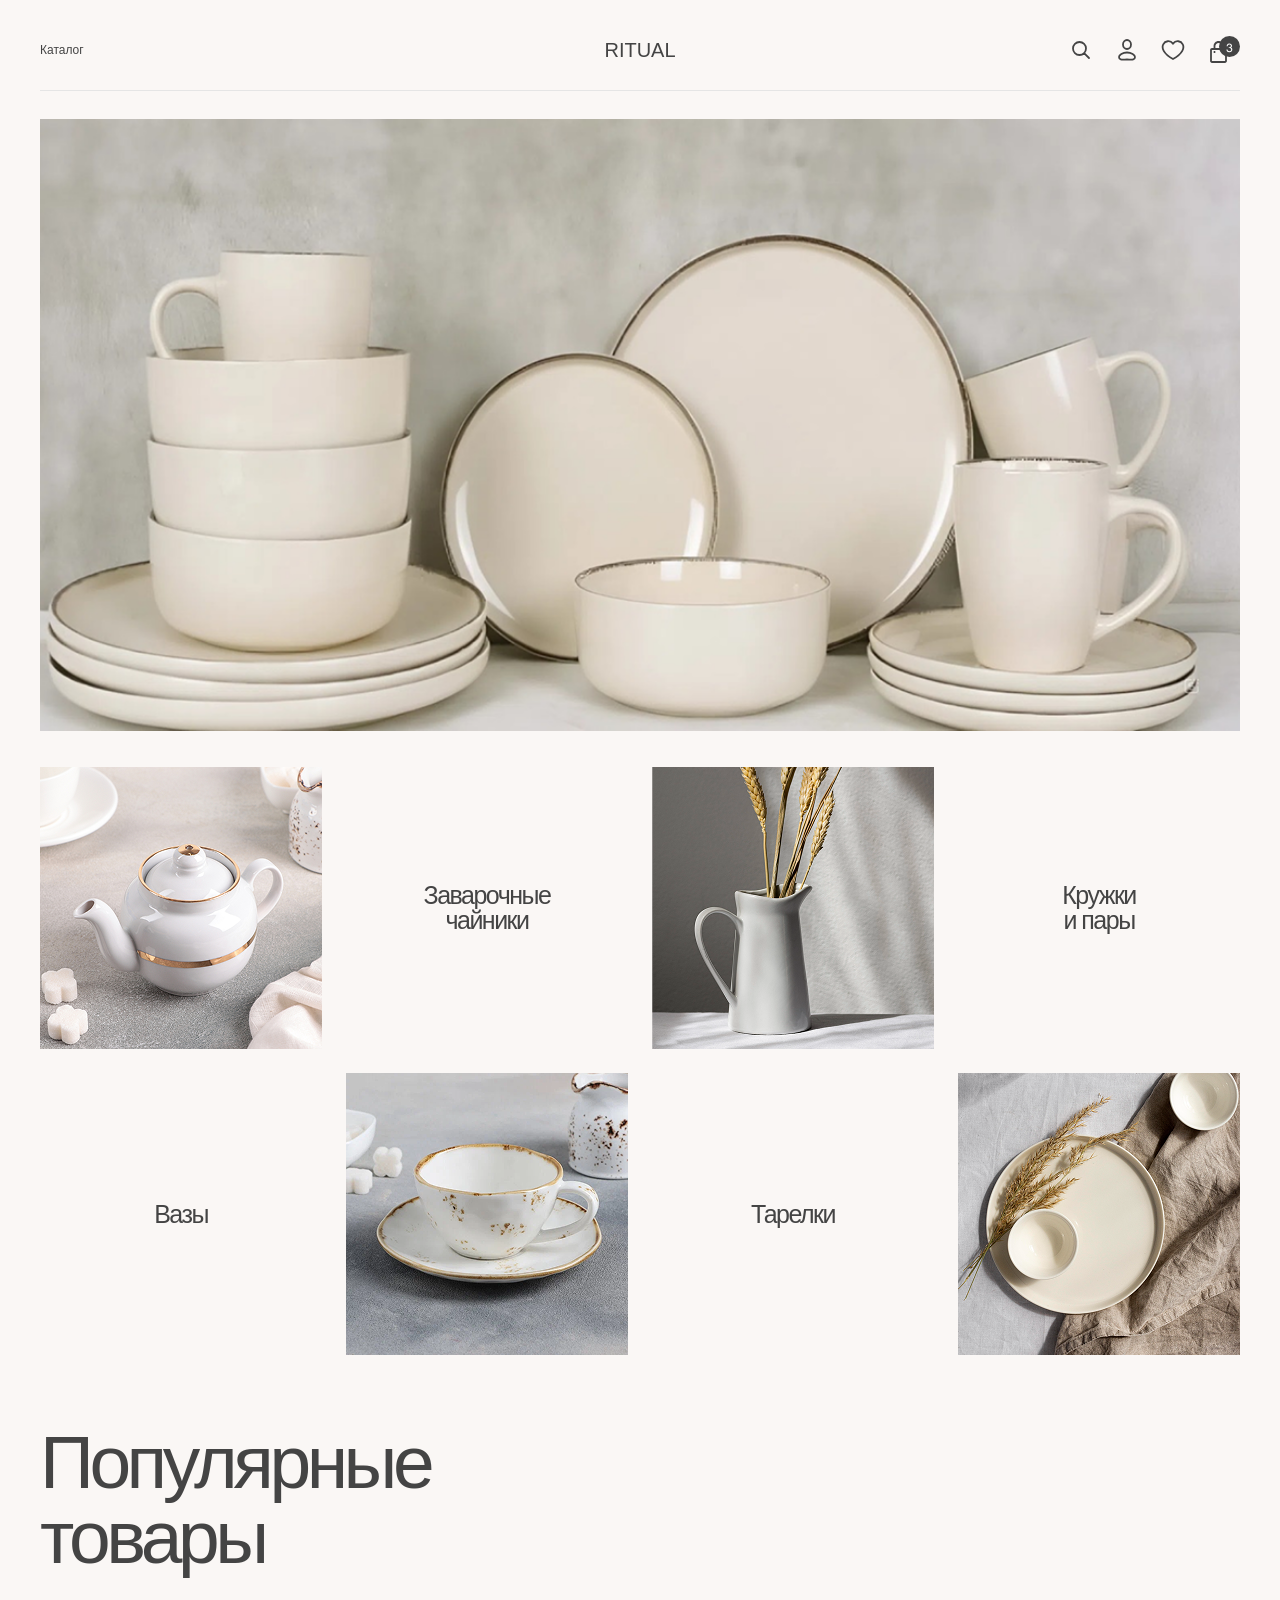
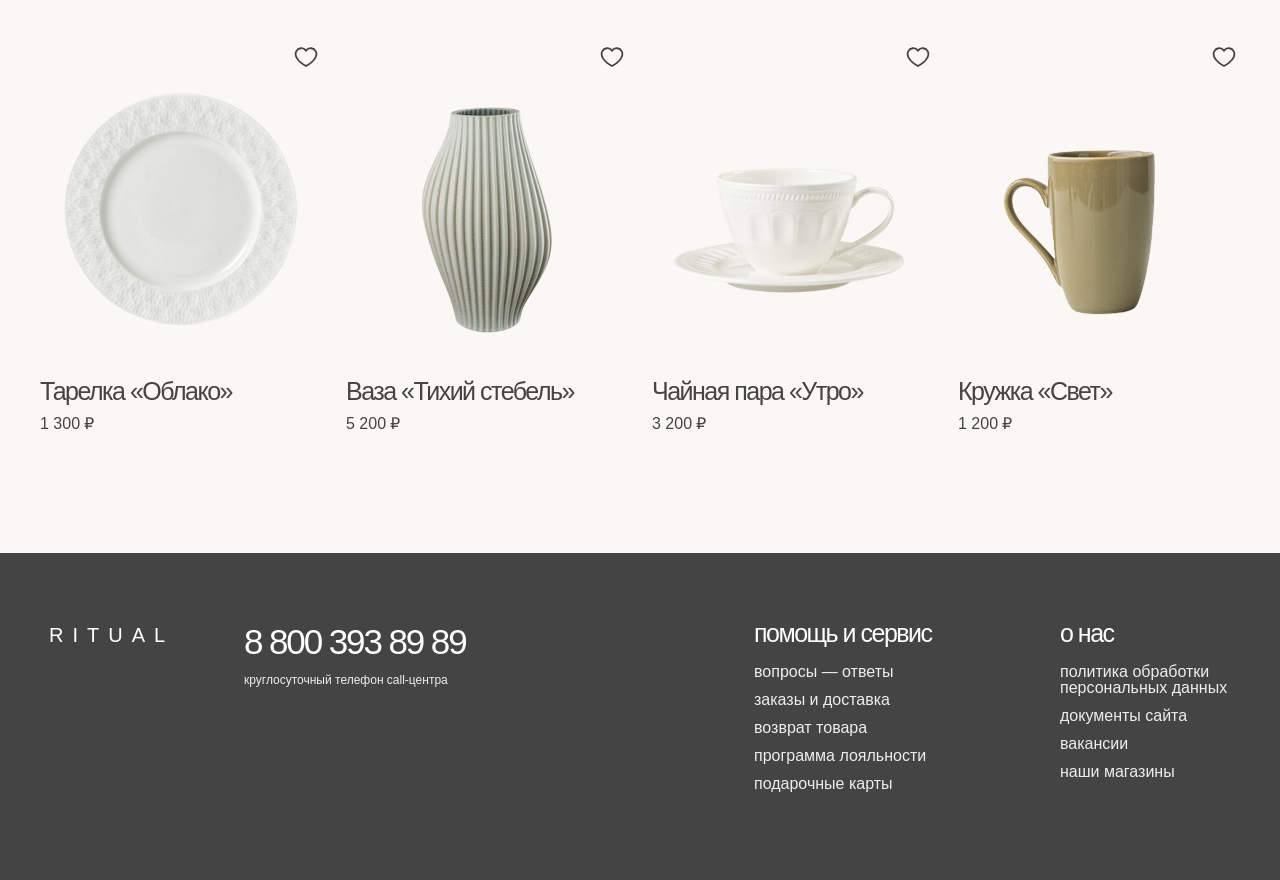
<file: index.html>
<!DOCTYPE html>
<html lang="ru">
<head>
  <meta charset="UTF-8">
  <meta name="viewport" content="width=device-width, initial-scale=1.0">
  <title>RITUAL</title>
  <link rel="stylesheet" href="css/style.css">
  <script src="js/script.js" defer></script>
</head>

<body>
<div class="page">

<header class="site-header">
  <div class="container grid-12">
    <a href="page1.html" class="menu-link">Каталог</a>
    <a href="#catalog" class="brand">RITUAL</a>
    <div class="header-icons">
      <button><img src="images/IconSearch.svg"></button>
      <button><img src="images/IconLK.svg"></button>
      <button><img src="images/IconHeart.svg"></button>
      <button><img src="images/IconBag.svg"></button>
    </div>
  </div>
</header>

<div class="container divider"></div>

<main>

<section class="hero">
  <div class="container">
    <div class="hero__media">
      <div class="hero__main">
        <div class="hero__slider" role="region">
          <div class="hero__track">
            <div class="hero__slide"><img src="images/index1.png" alt=""></div>
            <div class="hero__slide"><img src="images/index2.png" alt=""></div>
            <div class="hero__slide"><img src="images/index3.png" alt=""></div>
          </div>
        </div>
      </div>
    </div>
  </div>
</section>

<section class="categories" id="catalog">
  <div class="container">
    <div class="categories__grid">
      <article class="category-card">
        <img src="images/index4.png" alt="">
      </article>
      <div class="category-label">Заварочные<br>чайники</div>

      <article class="category-card">
        <img src="images/index5.png" alt="">
      </article>
      <div class="category-label">Кружки<br>и пары</div>

      <div class="category-label">Вазы</div>
      <article class="category-card">
        <img src="images/index6.png" alt="">
      </article>

      <div class="category-label">Тарелки</div>
      <article class="category-card">
        <img src="images/index7.png" alt="">
      </article>
    </div>
  </div>
</section>

<section class="products">
  <div class="container">
    <h2 class="section-title">Популярные товары</h2>

    <div class="products__grid">

      <article class="product-card">
        <div class="product-card__top">
          <button class="product-card__wish">
            <img class="wish-icon wish-icon--base" src="images/IconHeart.svg" alt="">
            <img class="wish-icon wish-icon--active" src="images/IconHeartAdd.svg" alt="">
          </button>
          <div class="product-card__image">
            <img src="images/index8.png" alt="">
          </div>
        </div>
        <div class="product-card__body">
          <h3 class="product-card__title">Тарелка «Облако»</h3>
          <p class="product-card__price">1 300 ₽</p>
        </div>
      </article>

      <article class="product-card">
        <div class="product-card__top">
          <button class="product-card__wish">
            <img class="wish-icon wish-icon--base" src="images/IconHeart.svg" alt="">
            <img class="wish-icon wish-icon--active" src="images/IconHeartAdd.svg" alt="">
          </button>
          <div class="product-card__image">
            <img src="images/index9.png" alt="">
          </div>
        </div>
        <div class="product-card__body">
          <h3 class="product-card__title">Ваза «Тихий стебель»</h3>
          <p class="product-card__price">5 200 ₽</p>
        </div>
      </article>

      <article class="product-card">
        <div class="product-card__top">
          <button class="product-card__wish">
            <img class="wish-icon wish-icon--base" src="images/IconHeart.svg" alt="">
            <img class="wish-icon wish-icon--active" src="images/IconHeartAdd.svg" alt="">
          </button>
          <div class="product-card__image">
            <img src="images/index10.png" alt="">
          </div>
        </div>
        <div class="product-card__body">
          <h3 class="product-card__title">Чайная пара «Утро»</h3>
          <p class="product-card__price">3 200 ₽</p>
        </div>
      </article>

      <article class="product-card">
        <div class="product-card__top">
          <button class="product-card__wish">
            <img class="wish-icon wish-icon--base" src="images/IconHeart.svg" alt="">
            <img class="wish-icon wish-icon--active" src="images/IconHeartAdd.svg" alt="">
          </button>
          <div class="product-card__image">
            <img src="images/index11.png" alt="">
          </div>
        </div>
        <div class="product-card__body">
          <h3 class="product-card__title">Кружка «Свет»</h3>
          <p class="product-card__price">1 200 ₽</p>
        </div>
      </article>

    </div>
  </div>
</section>

</main>

<footer class="site-footer">
  <div class="container">

    <a class="footer-brand" href="index.html">RITUAL</a>

    <div class="footer-contact">
      <span class="footer-phone">8 800 393 89 89</span>
      <p class="footer-note">круглосуточный телефон call-центра</p>
    </div>

    <section class="footer-links footer-links--service">
      <h3 class="footer-title">помощь и сервис</h3>
      <nav class="footer-nav">
        <span>вопросы — ответы</span>
        <span>заказы и доставка</span>
        <span>возврат товара</span>
        <span>программа лояльности</span>
        <span>подарочные карты</span>
      </nav>
    </section>

    <section class="footer-links footer-links--about">
      <h3 class="footer-title">о нас</h3>
      <nav class="footer-nav">
        <span>политика обработки персональных данных</span>
        <span>документы сайта</span>
        <span>вакансии</span>
        <span>наши магазины</span>
      </nav>
    </section>

  </div>
</footer>

</div>

</body>
</html>
</file>
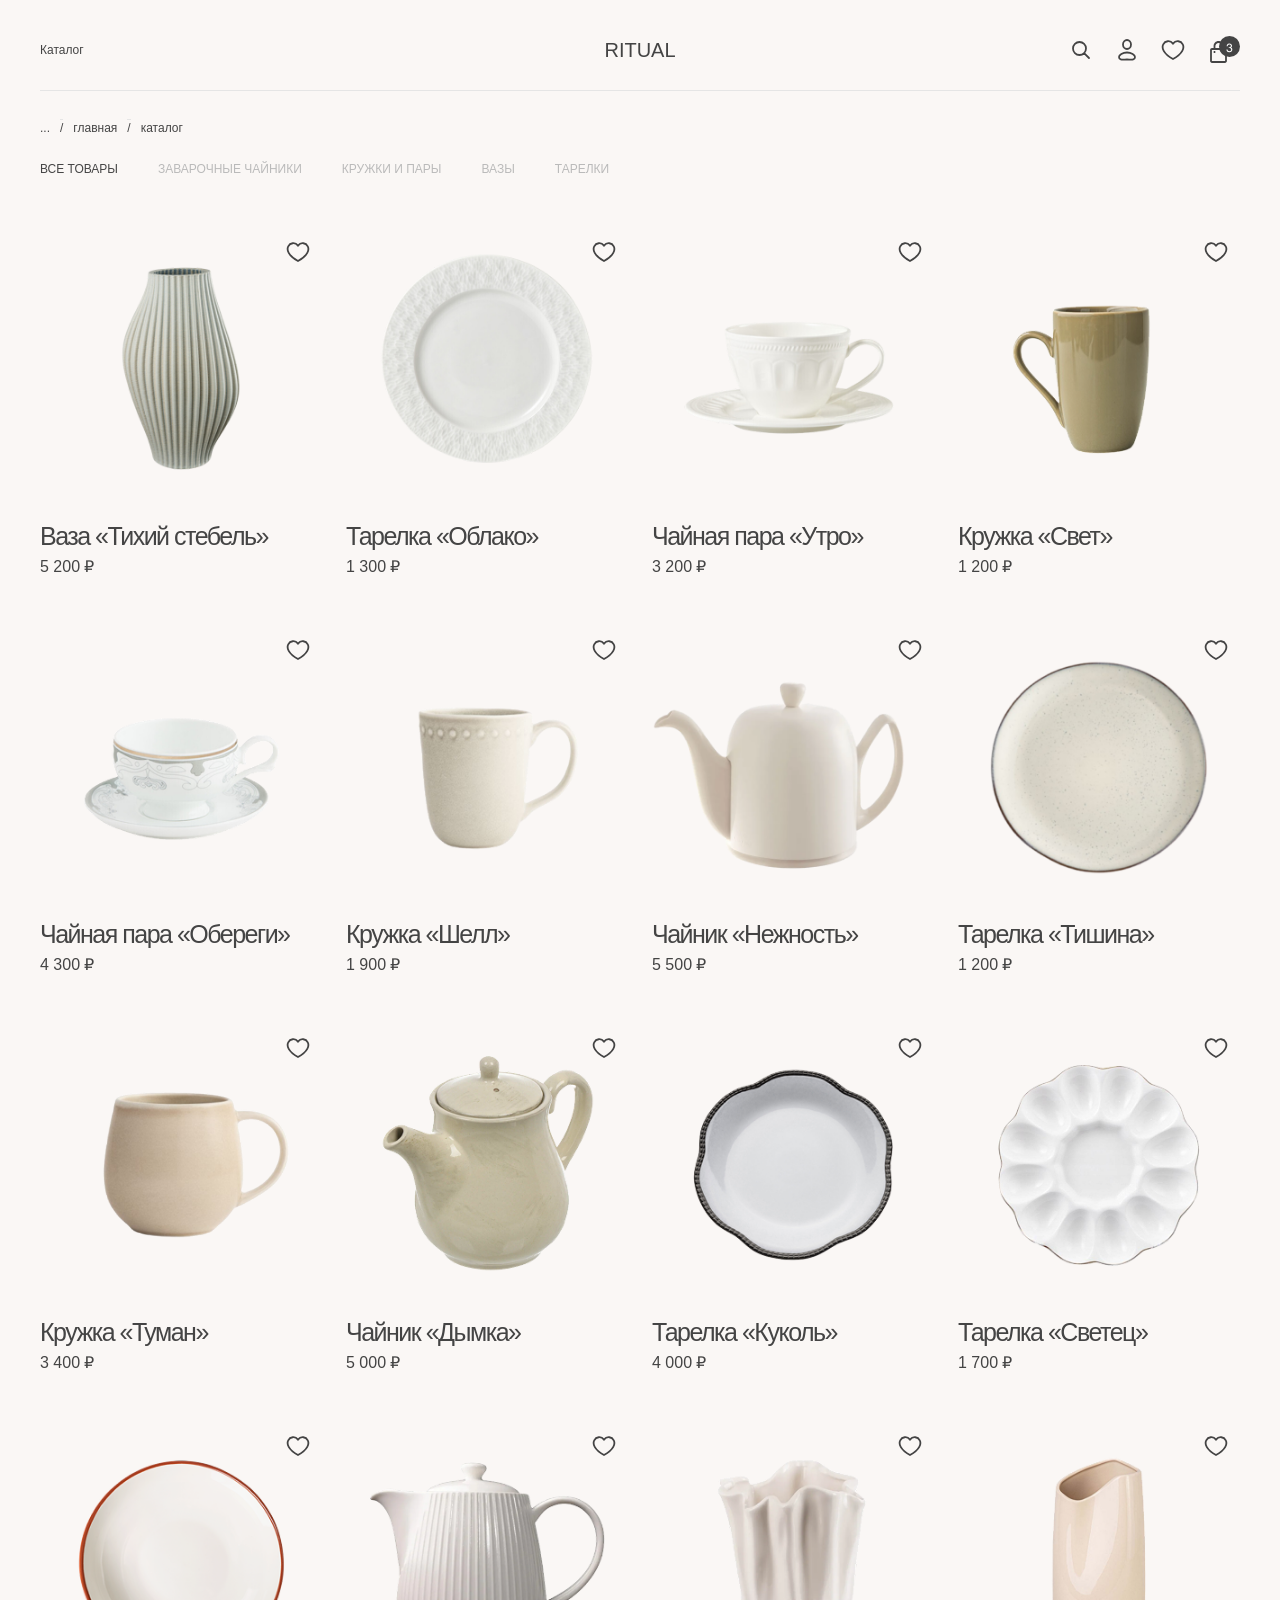
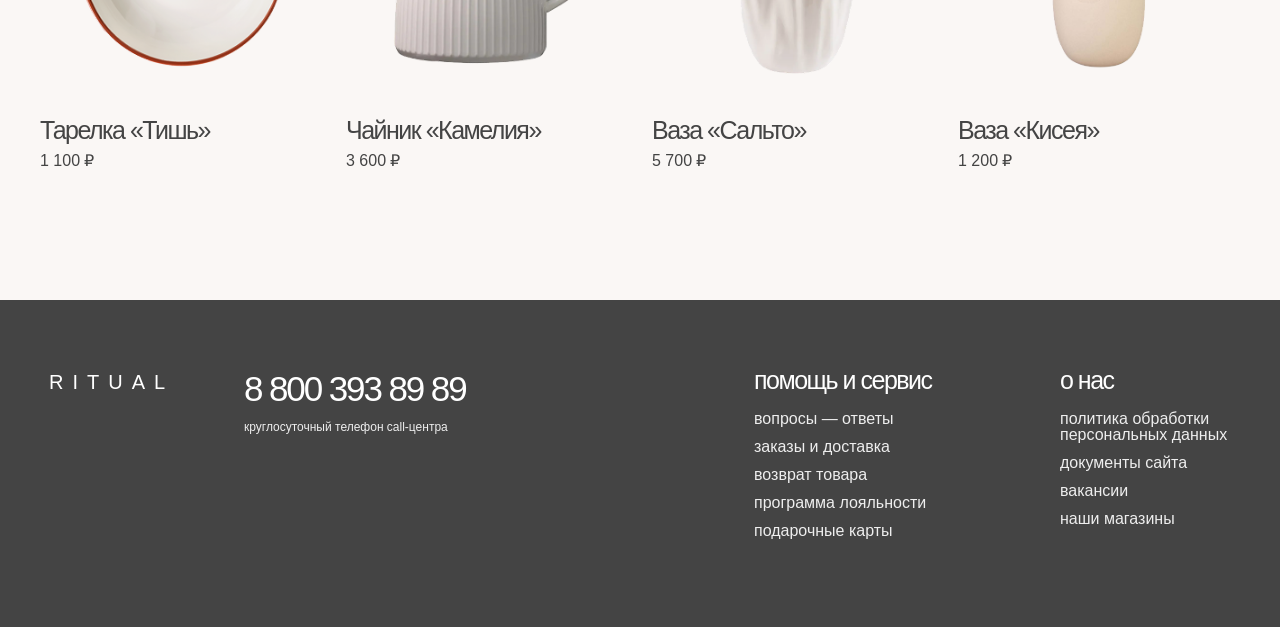
<file: page1.html>
<!DOCTYPE html>
<html lang="ru">
<head>
  <meta charset="UTF-8">
  <meta name="viewport" content="width=device-width, initial-scale=1.0">
  <title>RITUAL — Каталог</title>
  <link rel="stylesheet" href="css/style1.css">
</head>

<body>
<div class="page">

<header class="site-header">
  <div class="container grid-12">
    <a href="page1.html" class="menu-link">Каталог</a>
    <a href="index.html" class="brand">RITUAL</a>
    <div class="header-icons">
      <button><img src="images/IconSearch.svg" alt=""></button>
      <button><img src="images/IconLK.svg" alt=""></button>
      <button><img src="images/IconHeart.svg" alt=""></button>
      <button><img src="images/IconBag.svg" alt=""></button>
    </div>
  </div>
</header>

<div class="container divider"></div>

<main class="container">

<div class="breadcrumbs">
  <span>...</span>
  <span class="divider">/</span>
  <a href="index.html">главная</a>
  <span class="divider">/</span>
  <a href="page1.html">каталог</a>
</div>

  <div class="tabs">
    <span class="tab active">Все товары</span>
    <span class="tab">Заварочные чайники</span>
    <span class="tab">Кружки и пары</span>
    <span class="tab">Вазы</span>
    <span class="tab">Тарелки</span>
  </div>

  <div class="product-grid">

<div class="product-card">
  <div class="image-wrapper">
    <img src="images/kat1.png">
    <button class="favorite-btn product-card__wish" aria-label="Добавить в избранное">
      <img class="wish-icon wish-icon--base" src="images/IconHeart.svg" alt="">
      <img class="wish-icon wish-icon--active" src="images/IconHeartAdd.svg" alt="">
    </button>
  </div>
  <h3 class="product-title">Ваза «Тихий стебель»</h3>
  <p class="product-price">5 200 ₽</p>
</div>

<div class="product-card">
  <div class="image-wrapper">
    <img src="images/kat2.png">
    <button class="favorite-btn product-card__wish" aria-label="Добавить в избранное">
      <img class="wish-icon wish-icon--base" src="images/IconHeart.svg" alt="">
      <img class="wish-icon wish-icon--active" src="images/IconHeartAdd.svg" alt="">
    </button>
  </div>
  <h3 class="product-title">Тарелка «Облако»</h3>
  <p class="product-price">1 300 ₽</p>
</div>

<div class="product-card">
  <div class="image-wrapper">
    <img src="images/kat3.png">
    <button class="favorite-btn product-card__wish" aria-label="Добавить в избранное">
      <img class="wish-icon wish-icon--base" src="images/IconHeart.svg" alt="">
      <img class="wish-icon wish-icon--active" src="images/IconHeartAdd.svg" alt="">
    </button>
  </div>
  <h3 class="product-title">Чайная пара «Утро»</h3>
  <p class="product-price">3 200 ₽</p>
</div>

<div class="product-card">
  <div class="image-wrapper">
    <img src="images/kat4.png">
    <button class="favorite-btn product-card__wish" aria-label="Добавить в избранное">
      <img class="wish-icon wish-icon--base" src="images/IconHeart.svg" alt="">
      <img class="wish-icon wish-icon--active" src="images/IconHeartAdd.svg" alt="">
    </button>
  </div>
  <h3 class="product-title">Кружка «Свет»</h3>
  <p class="product-price">1 200 ₽</p>
</div>

<div class="product-card">
  <div class="image-wrapper">
    <img src="images/kat5.png">
    <button class="favorite-btn product-card__wish" aria-label="Добавить в избранное">
      <img class="wish-icon wish-icon--base" src="images/IconHeart.svg" alt="">
      <img class="wish-icon wish-icon--active" src="images/IconHeartAdd.svg" alt="">
    </button>
  </div>
  <h3 class="product-title">Чайная пара «Обереги»</h3>
  <p class="product-price">4 300 ₽</p>
</div>

<div class="product-card">
  <div class="image-wrapper">
    <img src="images/kat6.png">
    <button class="favorite-btn product-card__wish" aria-label="Добавить в избранное">
      <img class="wish-icon wish-icon--base" src="images/IconHeart.svg" alt="">
      <img class="wish-icon wish-icon--active" src="images/IconHeartAdd.svg" alt="">
    </button>
  </div>
  <h3 class="product-title">Кружка «Шелл»</h3>
  <p class="product-price">1 900 ₽</p>
</div>

<div class="product-card">
  <div class="image-wrapper">
    <a href="page2.html" aria-label="Перейти к товару Чайник Нежность">
      <img src="images/kat7.png" alt="Чайник Нежность">
    </a>
    <button class="favorite-btn product-card__wish" aria-label="Добавить в избранное">
      <img class="wish-icon wish-icon--base" src="images/IconHeart.svg" alt="">
      <img class="wish-icon wish-icon--active" src="images/IconHeartAdd.svg" alt="">
    </button>
  </div>
  <h3 class="product-title">Чайник «Нежность»</h3>
  <p class="product-price">5 500 ₽</p>
</div>

<div class="product-card">
  <div class="image-wrapper">
    <img src="images/kat8.png">
    <button class="favorite-btn product-card__wish" aria-label="Добавить в избранное">
      <img class="wish-icon wish-icon--base" src="images/IconHeart.svg" alt="">
      <img class="wish-icon wish-icon--active" src="images/IconHeartAdd.svg" alt="">
    </button>
  </div>
  <h3 class="product-title">Тарелка «Тишина»</h3>
  <p class="product-price">1 200 ₽</p>
</div>

<div class="product-card">
  <div class="image-wrapper">
    <img src="images/kat9.png">
    <button class="favorite-btn product-card__wish" aria-label="Добавить в избранное">
      <img class="wish-icon wish-icon--base" src="images/IconHeart.svg" alt="">
      <img class="wish-icon wish-icon--active" src="images/IconHeartAdd.svg" alt="">
    </button>
  </div>
  <h3 class="product-title">Кружка «Туман»</h3>
  <p class="product-price">3 400 ₽</p>
</div>

<div class="product-card">
  <div class="image-wrapper">
    <img src="images/kat10.png">
    <button class="favorite-btn product-card__wish" aria-label="Добавить в избранное">
      <img class="wish-icon wish-icon--base" src="images/IconHeart.svg" alt="">
      <img class="wish-icon wish-icon--active" src="images/IconHeartAdd.svg" alt="">
    </button>
  </div>
  <h3 class="product-title">Чайник «Дымка»</h3>
  <p class="product-price">5 000 ₽</p>
</div>

<div class="product-card">
  <div class="image-wrapper">
    <img src="images/kat11.png">
    <button class="favorite-btn product-card__wish" aria-label="Добавить в избранное">
      <img class="wish-icon wish-icon--base" src="images/IconHeart.svg" alt="">
      <img class="wish-icon wish-icon--active" src="images/IconHeartAdd.svg" alt="">
    </button>
  </div>
  <h3 class="product-title">Тарелка «Куколь»</h3>
  <p class="product-price">4 000 ₽</p>
</div>

<div class="product-card">
  <div class="image-wrapper">
    <img src="images/kat12.png">
    <button class="favorite-btn product-card__wish" aria-label="Добавить в избранное">
      <img class="wish-icon wish-icon--base" src="images/IconHeart.svg" alt="">
      <img class="wish-icon wish-icon--active" src="images/IconHeartAdd.svg" alt="">
    </button>
  </div>
  <h3 class="product-title">Тарелка «Светец»</h3>
  <p class="product-price">1 700 ₽</p>
</div>

<div class="product-card">
  <div class="image-wrapper">
    <img src="images/kat13.png">
    <button class="favorite-btn product-card__wish" aria-label="Добавить в избранное">
      <img class="wish-icon wish-icon--base" src="images/IconHeart.svg" alt="">
      <img class="wish-icon wish-icon--active" src="images/IconHeartAdd.svg" alt="">
    </button>
  </div>
  <h3 class="product-title">Тарелка «Тишь»</h3>
  <p class="product-price">1 100 ₽</p>
</div>

<div class="product-card">
  <div class="image-wrapper">
    <img src="images/kat14.png">
    <button class="favorite-btn product-card__wish" aria-label="Добавить в избранное">
      <img class="wish-icon wish-icon--base" src="images/IconHeart.svg" alt="">
      <img class="wish-icon wish-icon--active" src="images/IconHeartAdd.svg" alt="">
    </button>
  </div>
  <h3 class="product-title">Чайник «Камелия»</h3>
  <p class="product-price">3 600 ₽</p>
</div>

<div class="product-card">
  <div class="image-wrapper">
    <img src="images/kat15.png">
    <button class="favorite-btn product-card__wish" aria-label="Добавить в избранное">
      <img class="wish-icon wish-icon--base" src="images/IconHeart.svg" alt="">
      <img class="wish-icon wish-icon--active" src="images/IconHeartAdd.svg" alt="">
    </button>
  </div>
  <h3 class="product-title">Ваза «Сальто»</h3>
  <p class="product-price">5 700 ₽</p>
</div>

<div class="product-card">
  <div class="image-wrapper">
    <img src="images/kat16.png">
    <button class="favorite-btn product-card__wish" aria-label="Добавить в избранное">
      <img class="wish-icon wish-icon--base" src="images/IconHeart.svg" alt="">
      <img class="wish-icon wish-icon--active" src="images/IconHeartAdd.svg" alt="">
    </button>
  </div>
  <h3 class="product-title">Ваза «Кисея»</h3>
  <p class="product-price">1 200 ₽</p>
</div>
  </div>

</main>

<footer class="site-footer">
  <div class="container grid-12">
    <a class="footer-brand" href="index.html">RITUAL</a>

    <div class="footer-contact">
      <span class="footer-phone">8 800 393 89 89</span>
      <p class="footer-note">круглосуточный телефон call-центра</p>
    </div>

    <section class="footer-links footer-links--service">
      <h3 class="footer-title">помощь и сервис</h3>
      <nav class="footer-nav">
        <span>вопросы — ответы</span>
        <span>заказы и доставка</span>
        <span>возврат товара</span>
        <span>программа лояльности</span>
        <span>подарочные карты</span>
      </nav>
    </section>

    <section class="footer-links footer-links--about">
      <h3 class="footer-title">о нас</h3>
      <nav class="footer-nav">
        <span>политика обработки персональных данных</span>
        <span>документы сайта</span>
        <span>вакансии</span>
        <span>наши магазины</span>
      </nav>
    </section>
  </div>
</footer>

</div>
</body>
</html>
</file>
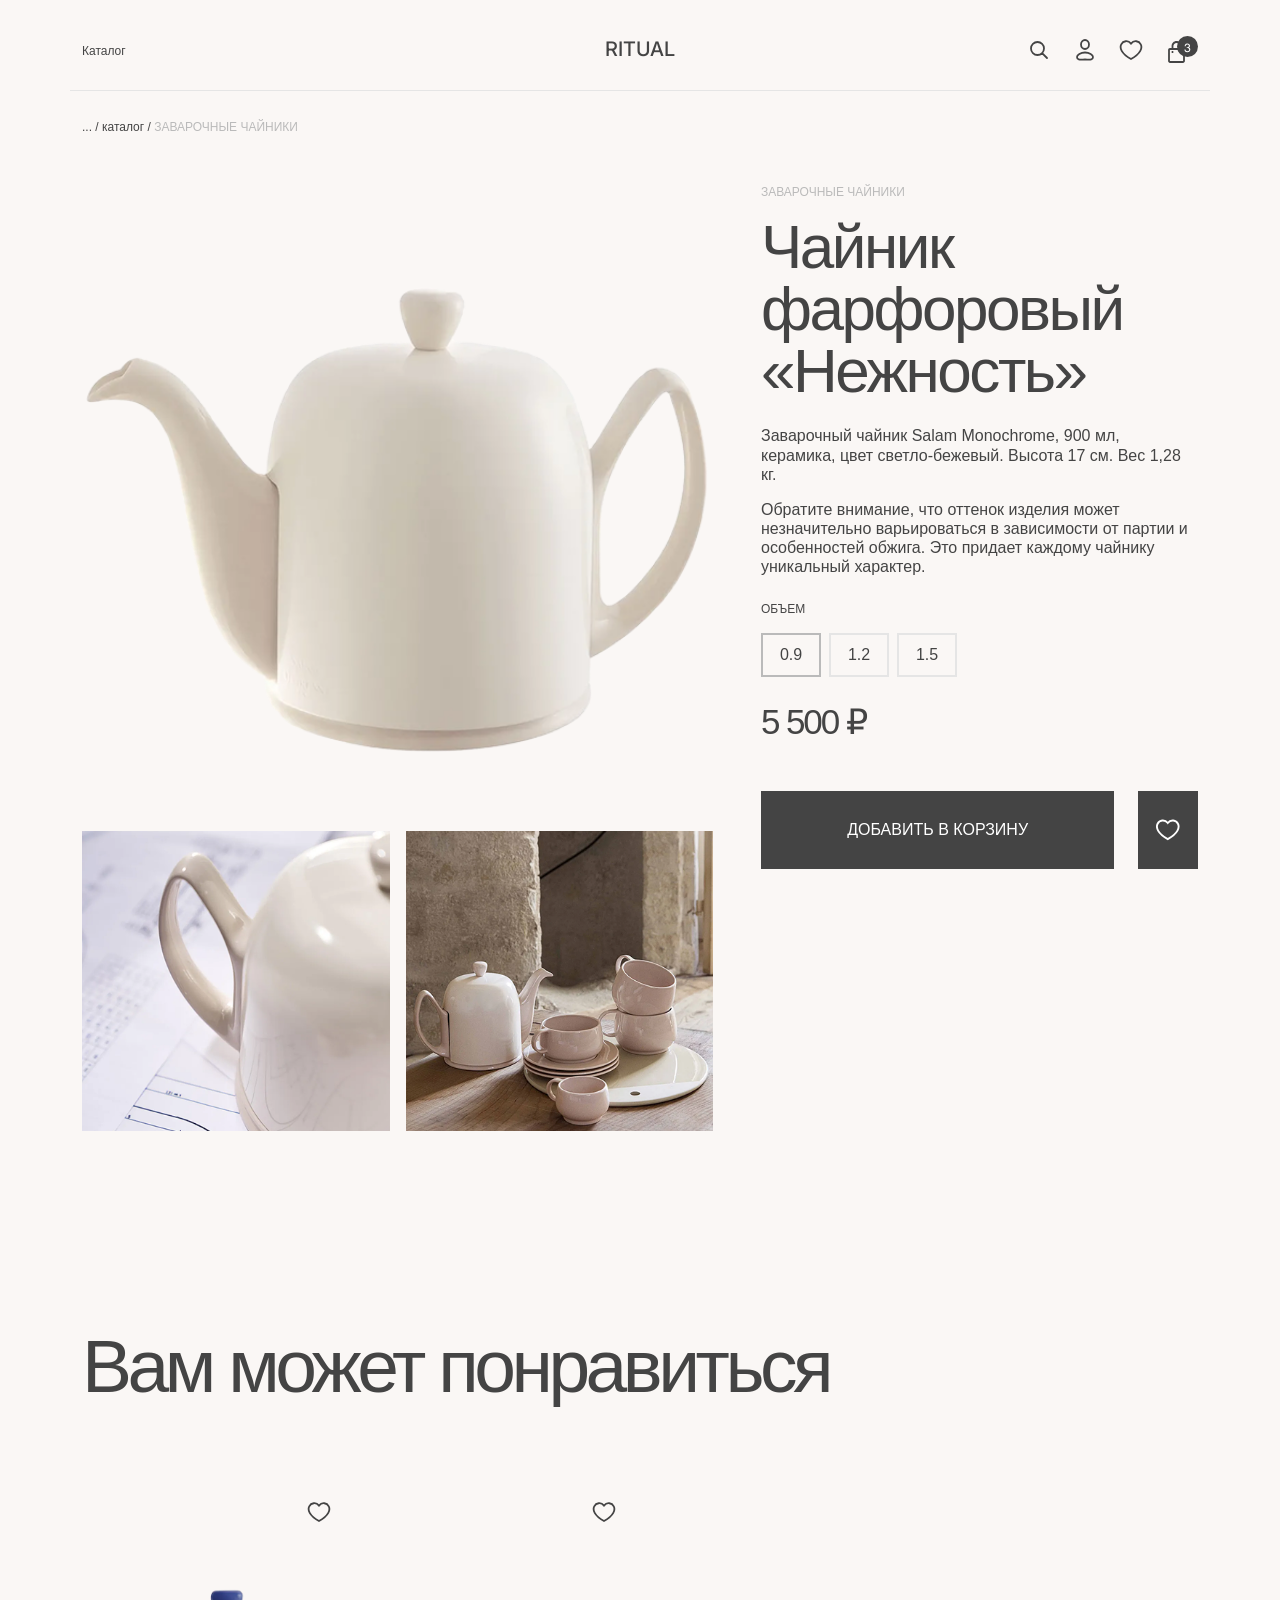
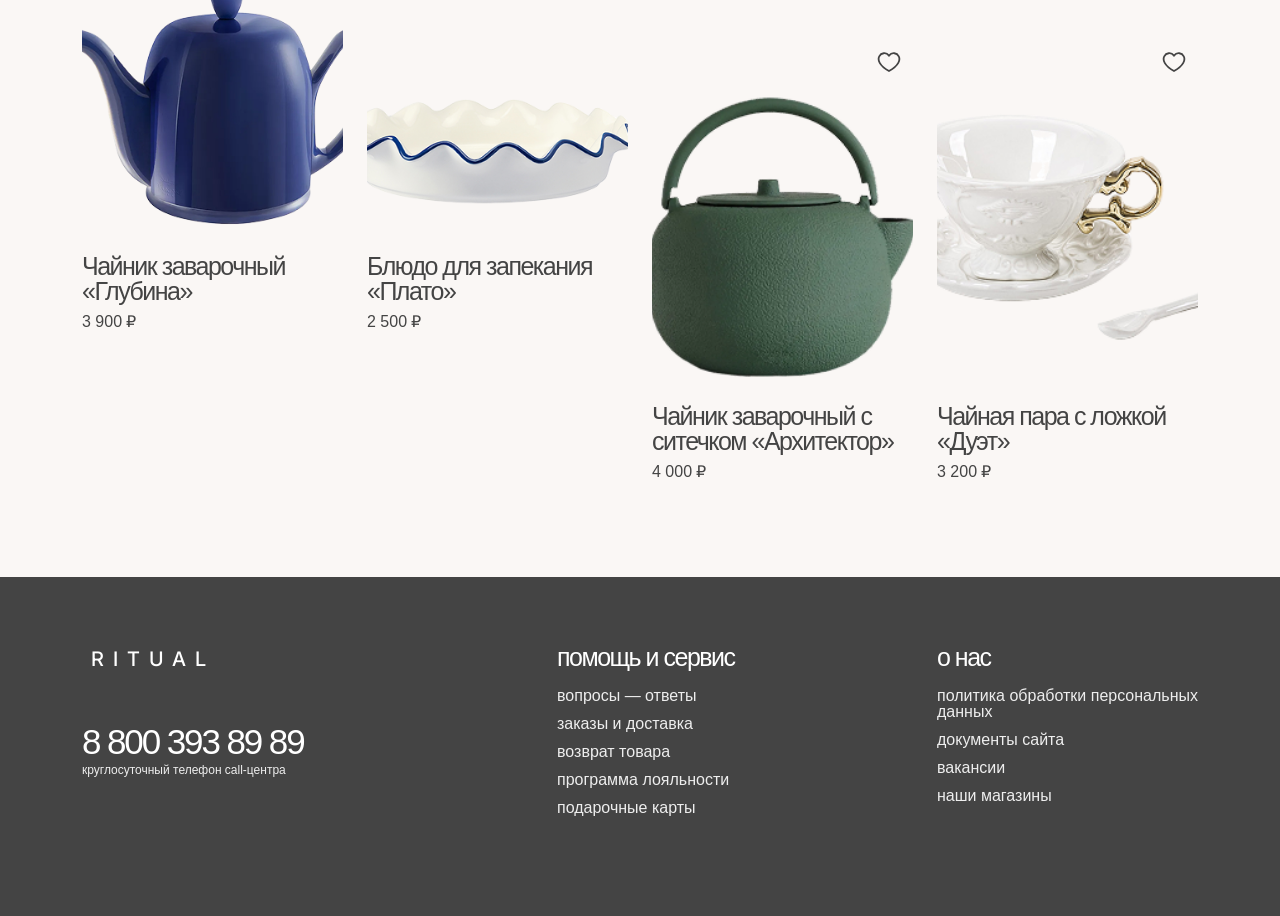
<file: page2.html>
<!DOCTYPE html>
<html lang="ru">
<head>
    <meta charset="UTF-8">
    <meta name="viewport" content="width=device-width, initial-scale=1.0">
    <title>Чайник фарфоровый «Нежность» — RITUAL</title>
    <link href="https://cdn.jsdelivr.net/npm/bootstrap@5.3.0/dist/css/bootstrap.min.css" rel="stylesheet">
    <link rel="stylesheet" href="css/style2.css">
</head>
<body>

    <header class="site-header">
        <div class="container">
            <div class="row align-items-center">
                <div class="col-4 col-md-2">
                    <a href="page1.html" class="menu-link">Каталог</a>
                </div>
                <div class="col-4 col-md-8 text-center">
                    <a href="index.html" class="brand">RITUAL</a>
                </div>
                <div class="col-4 col-md-2">
                    <div class="header-icons">
                        <button class="header-icon-btn" type="button" aria-label="Поиск">
                            <img src="images/IconSearch.svg" alt="">
                        </button>
                        <button class="header-icon-btn" type="button" aria-label="Профиль">
                            <img src="images/IconLK.svg" alt="">
                        </button>
                        <button class="header-icon-btn" type="button" aria-label="Избранное">
                            <img src="images/IconHeart.svg" alt="">
                        </button>
                        <button class="header-icon-btn" type="button" aria-label="Корзина">
                            <img id="header-bag-icon" src="images/IconBag.svg" alt="">
                        </button>
                    </div>
                </div>
            </div>
        </div>
    </header>

    <div class="container divider"></div>

    <div class="container mt-4">
        <div class="breadcrumb-custom">
            ... / каталог / <span>заварочные чайники</span>
        </div>
    </div>

    <section class="container mt-5">
        <div class="row g-5">
            <div class="col-lg-7">
                <div class="row g-3">
                    <div class="col-12">
                        <img src="images/cart1.png" alt="Чайник Нежность" class="product-main-img" onerror="this.src='https://placehold.co/800x800/faf7f5/444444?text=Teapot+Main'">
                    </div>
                    <div class="col-6">
                        <img src="images/cart2.png" alt="Деталь 1" class="product-thumb-img" onerror="this.src='https://placehold.co/400x400/faf7f5/444444?text=Detail+1'">
                    </div>
                    <div class="col-6">
                        <img src="images/cart3.png" alt="Деталь 2" class="product-thumb-img" onerror="this.src='https://placehold.co/400x400/faf7f5/444444?text=Detail+2'">
                    </div>
                </div>
            </div>

            <div class="col-lg-5">
                <div class="category-label mb-3">ЗАВАРОЧНЫЕ ЧАЙНИКИ</div>
                <h1 class="product-title mb-4">Чайник фарфоровый «Нежность»</h1>
                
                <div class="product-desc mb-4">
                    <p>Заварочный чайник Salam Monochrome, 900 мл, керамика, цвет светло-бежевый. Высота 17 см. Вес 1,28 кг.</p>
                    <p>Обратите внимание, что оттенок изделия может незначительно варьироваться в зависимости от партии и особенностей обжига. Это придает каждому чайнику уникальный характер.</p>
                </div>

                <div class="mb-4">
                    <div class="volume-label mb-3">ОБЪЕМ</div>
                    <div class="volume-options">
                        <button class="volume-option active" type="button">0.9</button>
                        <button class="volume-option" type="button">1.2</button>
                        <button class="volume-option" type="button">1.5</button>
                    </div>
                </div>

                <div class="price-main mb-5">5 500 ₽</div>

                <div class="d-flex align-items-stretch gap-4">
                    <button id="add-to-cart-btn" class="btn btn-add-cart w-100" type="button">ДОБАВИТЬ В КОРЗИНУ</button>
                    <button class="btn-fav-square" type="button" aria-label="Добавить в избранное">
                        <img class="wish-icon wish-icon--base" src="images/IconHeartWhite.svg" alt="">
                        <img class="wish-icon wish-icon--active" src="images/IconHeartWhiteFull.svg" alt="">
                    </button>
                </div>
            </div>
        </div>
    </section>

    <section class="container section-recommend py-5">
        <h2 class="section-recommend-title mb-5">Вам может понравиться</h2>
        
        <div class="row g-4">
            <div class="col-md-3 recommend-up">
                <div class="position-relative">
                    <img src="images/cart4.png" class="card-img-top-custom mb-3" alt="Чайник Глубина" onerror="this.src='https://placehold.co/400x500/faf7f5/444444?text=Teapot+Depth'">
                    <button class="favorite-btn product-card__wish" aria-label="Добавить в избранное">
                        <img class="wish-icon wish-icon--base" src="images/IconHeart.svg" alt="">
                        <img class="wish-icon wish-icon--active" src="images/IconHeartAdd.svg" alt="">
                    </button>
                </div>
                <h3 class="card-title-custom">Чайник заварочный «Глубина»</h3>
                <div class="card-price-custom">3 900 ₽</div>
            </div>
            <div class="col-md-3 recommend-up">
                <div class="position-relative">
                    <img src="images/cart5.png" class="card-img-top-custom mb-3" alt="Блюдо Плато" onerror="this.src='https://placehold.co/400x500/faf7f5/444444?text=Dish+Plato'">
                    <button class="favorite-btn product-card__wish" aria-label="Добавить в избранное">
                        <img class="wish-icon wish-icon--base" src="images/IconHeart.svg" alt="">
                        <img class="wish-icon wish-icon--active" src="images/IconHeartAdd.svg" alt="">
                    </button>
                </div>
                <h3 class="card-title-custom">Блюдо для запекания «Плато»</h3>
                <div class="card-price-custom">2 500 ₽</div>
            </div>
            <div class="col-md-3 recommend-down">
                <div class="position-relative">
                    <img src="images/cart6.png" class="card-img-top-custom mb-3" alt="Чайник Архитектор" onerror="this.src='https://placehold.co/400x500/faf7f5/444444?text=Teapot+Architect'">
                    <button class="favorite-btn product-card__wish" aria-label="Добавить в избранное">
                        <img class="wish-icon wish-icon--base" src="images/IconHeart.svg" alt="">
                        <img class="wish-icon wish-icon--active" src="images/IconHeartAdd.svg" alt="">
                    </button>
                </div>
                <h3 class="card-title-custom">Чайник заварочный с ситечком «Архитектор»</h3>
                <div class="card-price-custom">4 000 ₽</div>
            </div>
            <div class="col-md-3 recommend-down">
                <div class="position-relative">
                    <img src="images/cart7.png" class="card-img-top-custom mb-3" alt="Чайная пара Дуэт" onerror="this.src='https://placehold.co/400x500/faf7f5/444444?text=Tea+Pair+Duet'">
                    <button class="favorite-btn product-card__wish" aria-label="Добавить в избранное">
                        <img class="wish-icon wish-icon--base" src="images/IconHeart.svg" alt="">
                        <img class="wish-icon wish-icon--active" src="images/IconHeartAdd.svg" alt="">
                    </button>
                </div>
                <h3 class="card-title-custom">Чайная пара с ложкой «Дуэт»</h3>
                <div class="card-price-custom">3 200 ₽</div>
            </div>
        </div>
    </section>

    <footer class="site-footer mt-5">
        <div class="container">
            <div class="row">
                <div class="col-lg-5 mb-5 mb-lg-0">
                    <a href="index.html" class="footer-brand">RITUAL</a>

                    <div class="footer-contact">
                        <span class="footer-phone">8 800 393 89 89</span>
                        <p class="footer-note">круглосуточный телефон call-центра</p>
                    </div>
                </div>

                <div class="col-lg-4 mb-5 mb-lg-0">
                    <h3 class="footer-title">помощь и сервис</h3>
                    <nav class="footer-nav">
                        <span>вопросы — ответы</span>
                        <span>заказы и доставка</span>
                        <span>возврат товара</span>
                        <span>программа лояльности</span>
                        <span>подарочные карты</span>
                    </nav>
                </div>

                <div class="col-lg-3">
                    <h3 class="footer-title">о нас</h3>
                    <nav class="footer-nav">
                        <span>политика обработки персональных данных</span>
                        <span>документы сайта</span>
                        <span>вакансии</span>
                        <span>наши магазины</span>
                    </nav>
                </div>
            </div>
        </div>
    </footer>

    <script src="https://cdn.jsdelivr.net/npm/bootstrap@5.3.0/dist/js/bootstrap.bundle.min.js"></script>
    <script>
        document.querySelectorAll('.volume-option').forEach(option => {
            option.addEventListener('click', () => {
                document.querySelectorAll('.volume-option').forEach(opt => opt.classList.remove('active'));
                option.classList.add('active');
            });
        });

        const addToCartBtn = document.getElementById('add-to-cart-btn');
        const headerBagIcon = document.getElementById('header-bag-icon');
        let isInCart = false;

        if (addToCartBtn && headerBagIcon) {
            addToCartBtn.addEventListener('click', () => {
                isInCart = true;
                addToCartBtn.textContent = 'В КОРЗИНЕ';
                addToCartBtn.classList.add('in-cart');
                headerBagIcon.src = 'images/IconBag4.svg';
            });
        }
    </script>
</body>
</html>
</file>
<file: css/style.css>
:root {
      --bg: #faf7f5;
      --line: #e5e5e5;
      --muted: #bababa;
      --text: #444444;
      --white: #ffffff;
      --footer-text: #eeeeee;
      --footer-bg: #444444;
      --container: 1200px;
      --col: 78px;
      --gutter: 24px;
    }

    * {
      box-sizing: border-box;
      margin: 0;
      padding: 0;
    }

    html {
      background: var(--bg);
      color: var(--text);
      scroll-behavior: smooth;
    }

    body {
      background-color: var(--bg);
      overflow-x: hidden;
      font-family: Helvetica, Arial, sans-serif;
      color: var(--text);
    }

    a {
      color: inherit;
      text-decoration: none;
    }

    img {
      display: block;
      width: 100%;
      height: 100%;
      object-fit: cover;
    }

    button {
      border: none;
      background: transparent;
      cursor: pointer;
      color: inherit;
      font: inherit;
    }

    .container {
      width: min(100%, var(--container));
      margin: 0 auto;
      display: grid;
      grid-template-columns: repeat(12, minmax(0, 78px));
      gap: var(--gutter);
      justify-content: center;
    }

    .site-header {
      padding: 36px 0 26px;
      align-items: center;
    }

    .menu-link {
      grid-column: 1 / span 2;
      font-size: 12px;
      font-weight: 400;
      line-height: 140%;
      align-self: center;
    }

    .brand {
      grid-column: 5 / span 4;
      text-align: center;
      font-size: 20px;
      font-family: 'Inter', Helvetica, Arial, sans-serif;
      font-weight: 500;
      line-height: 140%;
      align-self: center;
      text-transform: uppercase;
    }

    .brand span {
      letter-spacing: 0.45em;
      padding-left: 0.45em;
    }

    .header-icons {
      grid-column: 10 / span 3;
      display: grid;
      grid-auto-flow: column;
      justify-content: end;
      align-items: center;
      gap: 22px;
    }

    .icon-btn {
      position: relative;
    }

    .badge {
      position: absolute;
      top: -7px;
      right: -9px;
      min-width: 18px;
      height: 18px;
      border-radius: 999px;
      background: var(--text);
      color: var(--white);
      font-size: 10px;
      display: grid;
      place-items: center;
      line-height: 1;
    }

    .divider {
      border-top: 1px solid var(--line);
      margin-bottom: 28px;
    }

    .hero {
      padding-bottom: 36px;
    }

    .hero__media {
      grid-column: 1 / -1;
      display: grid;
      grid-template-columns: 1fr;
      gap: var(--gutter);
      height: 520px;
      min-height: 520px;
      height: auto;
    }

    .hero__main {
      width: 100%;
      height: 100%;
    }

    .hero__slider {
      width: 100%;
      height: 100%;
      overflow: hidden;
    }

    .hero__track {
      width: 100%;
      height: 100%;
      display: flex;
      transform: translateX(0);
      transition: transform 550ms ease;
      will-change: transform;
    }

    .hero__slide {
      flex: 0 0 100%;
      height: 100%;
      min-width: 100%;
    }

    .hero__slider img {
      transition: none;
    }

    .product-card__image img {
      object-fit: contain;
    }

    .hero__main img,
    .hero__side img,
    .category-card img,
    .product-card .product-card__image img {
      transition: transform 0.6s ease;
    }

    .hero__main:hover img,
    .hero__side:hover img,
    .category-card:hover img,
    .product-card:hover .product-card__image img {
      transform: scale(1.04);
    }

    .categories {
      padding: 0 0 70px;
    }

    .categories__grid {
      grid-column: 1 / -1;
      display: grid;
      grid-template-columns: repeat(4, minmax(0, 1fr));
      gap: 24px;
    }

    .category-card,
    .category-label {
      aspect-ratio: 1 / 1;
    }

    .category-label {
      display: grid;
      place-items: center;
      padding: 26px;
      text-align: center;
      font-size: 25px;
      color: var(--text);
      font-weight: 400;
      line-height: 100%;
      letter-spacing: -0.06em;
      background: transparent;
    }

    .section-title {
      grid-column: 1 / span -1;
      text-align: center;
      margin-bottom: 42px;
      font-size: 75px;
      font-weight: 400;
      line-height: 100%;
      letter-spacing: -0.06em;
    }

    .products {
      padding-bottom: 120px;
    }

    .products__grid {
      grid-column: 1 / -1;
      display: grid;
      grid-template-columns: repeat(4, minmax(0, 1fr));
      gap: 24px;
    }

    .product-card {
      display: grid;
      grid-template-rows: auto auto;
      gap: 18px;
      align-content: start;
    }

    .product-card__top {
      display: grid;
      grid-template-rows: 30px 1fr;
      gap: 8px;
    }

    .product-card__wish {
      position: relative;
      justify-self: end;
      width: 32px;
      height: 32px;
      border-radius: 999px;
      display: grid;
      place-items: center;
      transition: background 0.25s ease, transform 0.25s ease;
    }

    .product-card__wish .wish-icon {
      position: absolute;
      width: 24px;
      height: 24px;
      transition: opacity 0.2s ease;
    }

    .product-card__wish .wish-icon--base {
      opacity: 1;
    }

    .product-card__wish .wish-icon--active {
      opacity: 0;
    }

    .product-card__wish:hover {
      background: rgba(68, 68, 68, 0.06);
      transform: translateY(-1px);
    }

    .product-card__wish:hover .wish-icon--base,
    .product-card__wish:active .wish-icon--base,
    .product-card__wish:focus-visible .wish-icon--base {
      opacity: 0;
    }

    .product-card__wish:hover .wish-icon--active,
    .product-card__wish:active .wish-icon--active,
    .product-card__wish:focus-visible .wish-icon--active {
      opacity: 1;
    }

    .product-card__image {
      aspect-ratio: 1 / 1;
      background: transparent;
    }

    .product-card__body {
      display: grid;
      gap: 10px;
    }

    .product-card__title {
      font-size: 25px;
      font-weight: 400;
      line-height: 100%;
      letter-spacing: -0.06em;
    }

    .product-card__price {
      font-size: 16px;
      font-weight: 400;
      line-height: 120%;
      letter-spacing: 0;
    }

    .site-footer {
      background-color: var(--footer-bg);
      padding: 68px 0 88px;
    }

    .site-footer .container {
      align-items: start;
      color: var(--white);
    }

    .footer-brand {
      grid-column: 1 / span 2;
      font-size: 20px;
      font-family: 'Inter', Helvetica, Arial, sans-serif;
      font-weight: 500;
      line-height: 140%;
      letter-spacing: 0.45em;
      padding-left: 0.45em;
      text-transform: uppercase;
    }

    .footer-contact {
      grid-column: 3 / span 4;
      display: grid;
      gap: 10px;
    }

    .footer-phone {
      font-size: 35px;
      font-weight: 400;
      line-height: 120%;
      letter-spacing: -0.06em;
      cursor: default;
      transition: opacity 0.2s ease;
    }

    .footer-phone:hover,
    .footer-nav span:hover {
      opacity: 0.7;
    }

    .footer-note {
      font-size: 12px;
      color: var(--footer-text);
      font-weight: 400;
      line-height: 130%;
      letter-spacing: 0;
    }

    .footer-links {
      display: grid;
      gap: 18px;
    }

    .footer-links--service {
      grid-column: 8 / span 3;
    }

    .footer-links--about {
      grid-column: 11 / span 2;
    }

    .footer-title {
      font-size: 25px;
      color: var(--white);
      font-weight: 400;
      line-height: 100%;
      letter-spacing: -0.06em;
    }

    .footer-nav {
      display: grid;
      gap: 12px;
    }

    .footer-nav span {
      font-size: 16px;
      color: var(--footer-text);
      font-weight: 400;
      line-height: 100%;
      cursor: default;
      transition: opacity 0.2s ease;
    }

    @media (max-width: 1279px) {
      :root {
        --container: calc(100vw - 64px);
      }

      .container {
        grid-template-columns: repeat(12, minmax(0, 1fr));
      }
    }

    @media (max-width: 1024px) {
      .brand {
        grid-column: 4 / span 6;
      }

      .header-icons {
        grid-column: 10 / span 3;
      }

      .hero__media {
        min-height: 520px;
        height: auto;
      }

      .section-title {
        grid-column: 2 / span 10;
        font-size: 56px;
      }

      .footer-brand {
        grid-column: 1 / span 3;
      }

      .footer-contact {
        grid-column: 4 / span 4;
      }

      .footer-links--service {
        grid-column: 8 / span 3;
      }

      .footer-links--about {
        grid-column: 11 / span 2;
      }
    }

    @media (max-width: 820px) {
      :root {
        --container: calc(100vw - 32px);
      }

      .site-header {
        padding: 22px 0 18px;
      }

      .menu-link {
        grid-column: 1 / span 4;
      }

      .brand {
        grid-column: 5 / span 4;
      }

      .header-icons {
        grid-column: 9 / span 4;
        gap: 14px;
      }

      .hero__media {
        height: auto;
        grid-template-columns: 1fr;
      }

      .hero__side {
        display: none;
      }

      .categories__grid,
      .products__grid {
        grid-template-columns: repeat(2, minmax(0, 1fr));
      }

      .section-title {
        grid-column: 1 / -1;
        font-size: 48px;
      }

      .site-footer .container {
        row-gap: 34px;
      }

      .footer-brand {
        grid-column: 1 / span 12;
      }

      .footer-contact {
        grid-column: 1 / span 12;
      }

      .footer-links--service {
        grid-column: 1 / span 6;
      }

      .footer-links--about {
        grid-column: 7 / span 6;
      }
    }

    @media (max-width: 560px) {
      .brand {
        grid-column: 3 / span 6;
        font-size: 16px;
      }

      .menu-link {
        grid-column: 1 / span 3;
        font-size: 11px;
      }

      .header-icons {
        grid-column: 9 / span 4;
        gap: 10px;
      }

      .categories__grid,
      .products__grid {
        grid-template-columns: 1fr;
      }

      .category-label {
        min-height: 170px;
      }

      .section-title {
        font-size: 38px;
        margin-bottom: 30px;
      }

      .product-card__title,
      .category-label,
      .footer-title {
        font-size: 22px;
      }

      .footer-phone {
        font-size: 30px;
      }

      .footer-links--service,
      .footer-links--about {
        grid-column: 1 / span 12;
      }
    }
</file>
<file: css/style1.css>
:root {
  --bg: #faf7f5;
  --line: #e5e5e5;
  --muted: #bababa;
  --text: #444444;
  --white: #ffffff;
  --footer-text: #eeeeee;
  --footer-bg: #444444;
  --container: 1200px;
  --gutter: 24px;
}

* {
  box-sizing: border-box;
  margin: 0;
  padding: 0;
}

body {
  background-color: var(--bg);
  overflow-x: hidden;
  font-family: Helvetica, Arial, sans-serif;
  color: var(--text);
}

a {
  color: inherit;
  text-decoration: none;
}

img {
  display: block;
  width: 100%;
  height: 100%;
  object-fit: cover;
}

.container {
  width: min(100%, var(--container));
  margin: 0 auto;
}

.grid-12 {
  display: grid;
  grid-template-columns: repeat(12, minmax(0, 78px));
  gap: var(--gutter);
  justify-content: center;
}


.site-header {
  padding: 36px 0 26px;
  align-items: center;
}

.menu-link {
  grid-column: 1 / span 2;
  font-size: 12px;
  font-weight: 400;
  line-height: 140%;
  align-self: center;
}

.brand {
  grid-column: 5 / span 4;
  text-align: center;
  font-size: 20px;
  font-family: 'Inter', Helvetica, Arial, sans-serif;
  font-weight: 500;
  line-height: 140%;
  align-self: center;
  text-transform: uppercase;
}

.brand span {
  letter-spacing: 0.45em;
  padding-left: 0.45em;
}

.header-icons {
  grid-column: 10 / span 3;
  display: grid;
  grid-auto-flow: column;
  justify-content: end;
  align-items: center;
  gap: 22px;
}

.icon-btn,
.cart-btn {
  border: none;
  background: transparent;
  padding: 0;
}

.header-icons button {
  cursor: pointer;
}

.breadcrumbs {
  display: flex;
  align-items: center;
  gap: 6px;

  font-size: 12px;
  font-family: Gilroy, Helvetica, Arial, sans-serif;
  color: #444444;
  font-weight: 400;
  line-height: 140%;
}

.breadcrumbs a {
  text-decoration: none;
  color: #444444;
  transition: opacity 0.2s ease;
}

.breadcrumbs a:hover {
  opacity: 0.6;
}

.breadcrumbs .divider {
  margin: 0 4px;
}

button {
  border: none;
  background: none;
  cursor: pointer;
  color: inherit;
  font: inherit;
}

.badge {
  position: absolute;
  top: -7px;
  right: -9px;
  min-width: 18px;
  height: 18px;
  border-radius: 999px;
  background: var(--text);
  color: var(--white);
  font-size: 10px;
  display: grid;
  place-items: center;
}

.divider {
  border-top: 1px solid var(--line);
  margin-bottom: 28px;
}

main.container {
  padding-bottom: 80px;
}

.breadcrumbs {
  margin-bottom: 24px;
}

.breadcrumbs span {
  font-size: 12px;
  font-family: Gilroy, Helvetica, Arial, sans-serif;
  color: #444444;
  font-weight: 400;
  line-height: 140%;
}

.tabs {
  display: flex;
  gap: 40px;
  margin-bottom: 50px;
  flex-wrap: wrap;
}

.tab {
  font-size: 12px;
  font-family: Helvetica, Arial, sans-serif;
  color: #bababa;
  font-weight: 400;
  line-height: 140%;
  text-transform: uppercase;
  cursor: pointer;
}

.tab:hover,
.tab:active,
.tab:focus-visible {
  color: #444444;
}

.tab.active {
  color: #444444;
}

.product-grid {
  display: flex;
  flex-wrap: wrap;
  margin: 0 -12px;
}

.product-card {
  width: 25%;
  padding: 0 12px 50px;
  display: flex;
  flex-direction: column;
}

.image-wrapper {
  position: relative;
  aspect-ratio: 1;
  display: flex;
  align-items: center;
  justify-content: center;
  margin-bottom: 14px;
}

.image-wrapper img {
  max-width: 90%;
  max-height: 90%;
  object-fit: contain;
}

.favorite-btn {
  position: absolute;
  top: 8px;
  right: 8px;
  width: 32px;
  height: 32px;
  border-radius: 999px;
  display: grid;
  place-items: center;
  transition: background 0.25s ease, transform 0.25s ease;
}

.product-card__wish .wish-icon {
  position: absolute;
  width: 24px;
  height: 24px;
  transition: opacity 0.2s ease;
}

.product-card__wish .wish-icon--base {
  opacity: 1;
}

.product-card__wish .wish-icon--active {
  opacity: 0;
}

.product-card__wish:hover {
  background: rgba(68, 68, 68, 0.06);
  transform: translateY(-1px);
}

.product-card__wish:hover .wish-icon--base,
.product-card__wish:active .wish-icon--base,
.product-card__wish:focus-visible .wish-icon--base {
  opacity: 0;
}

.product-card__wish:hover .wish-icon--active,
.product-card__wish:active .wish-icon--active,
.product-card__wish:focus-visible .wish-icon--active {
  opacity: 1;
}

.product-title {
  font-size: 25px;
  font-family: Helvetica, Arial, sans-serif;
  color: #444444;
  font-weight: 400;
  line-height: 100%;
  letter-spacing: -0.06em;
  margin-bottom: 8px;
}

.product-price {
  font-size: 16px;
  font-family: Helvetica, Arial, sans-serif;
  color: #444444;
  font-weight: 400;
  line-height: 120%;
}

.site-footer {
  background-color: var(--footer-bg);
  padding: 68px 0 88px;
}

.footer-brand {
  grid-column: 1 / span 2;
  font-size: 20px;
  font-family: 'Inter', Helvetica, Arial, sans-serif;
  font-weight: 500;
  line-height: 140%;
  letter-spacing: 0.45em;
  padding-left: 0.45em;
  text-transform: uppercase;
}

.footer-contact {
  grid-column: 3 / span 4;
  display: grid;
  gap: 10px;
}

.footer-links--service {
  grid-column: 8 / span 3;
}

.footer-phone,
.footer-nav span {
  cursor: default;
  transition: opacity 0.2s ease;
}

.footer-links--about {
  grid-column: 11 / span 2;
}

.footer-title {
  font-size: 25px;
  color: var(--white);
  font-weight: 400;
  line-height: 100%;
  letter-spacing: -0.06em;
}

.footer-links {
  display: grid;
  gap: 18px;
}

.footer-nav {
  display: grid;
  gap: 12px;
}

.footer-nav span {
  font-size: 16px;
  color: var(--footer-text);
  font-weight: 400;
  line-height: 100%;
}

.site-footer .container {
  align-items: start;
  color: var(--white);
}

.footer-phone {
  font-size: 35px;
  font-weight: 400;
  line-height: 120%;
  letter-spacing: -0.06em;
}

.footer-note {
  font-size: 12px;
  color: var(--footer-text);
  font-weight: 400;
  line-height: 130%;
  letter-spacing: 0;
}

.footer-phone:hover,
.footer-nav span:hover {
  opacity: 0.7;
}


@media (max-width: 1024px) {
  .product-card {
    width: 33.33%;
  }
}

@media (max-width: 820px) {
  .product-card {
    width: 50%;
  }
}

@media (max-width: 560px) {
  .product-card {
    width: 100%;
  }
}
</file>
<file: css/style2.css>
@import url('https://fonts.googleapis.com/css2?family=Inter:wght@400;500&display=swap');

body {
    background-color: #faf7f5;
    overflow-x: hidden;
    color: #444444;
    margin: 0;
    padding: 0;
}

.site-header {
    padding: 36px 0 26px;
}

.menu-link {
    font-size: 12px;
    font-family: Helvetica, Arial, sans-serif;
    color: #444444;
    font-weight: 400;
    line-height: 139.9999976158142%;
    letter-spacing: 0;
    text-decoration: none;
}

.brand {
    font-size: 20px;
    font-family: Inter, Helvetica, Arial, sans-serif;
    color: #444444;
    font-weight: 500;
    line-height: 139.9999976158142%;
    letter-spacing: 0;
    text-decoration: none;
    text-transform: uppercase;
}

.header-icons {
    display: flex;
    justify-content: flex-end;
    align-items: center;
    gap: 22px;
}

.header-icon-btn {
    border: none;
    background: transparent;
    padding: 0;
    cursor: pointer;
}

.divider {
    border-top: 1px solid #e5e5e5;
    margin-bottom: 28px;
}

.breadcrumb-custom {
    font-size: 12px;
    font-family: 'Gilroy', 'Helvetica', Arial, sans-serif;
    color: #444444;
    font-weight: 400;
    line-height: 139.9999976158142%;
    letter-spacing: 0;
}

.breadcrumb-custom span {
    color: #bababa;
    text-transform: uppercase;
    font-family: 'Helvetica', Arial, sans-serif;
}

.category-label {
    font-size: 12px;
    font-family: Helvetica, Arial, sans-serif;
    color: #bababa;
    font-weight: 400;
    line-height: 139.9999976158142%;
    letter-spacing: 0;
    text-transform: uppercase;
}

.product-title {
    font-size: 62px;
    font-family: Helvetica, Arial, sans-serif;
    color: #444444;
    font-weight: 400;
    line-height: 100%;
    letter-spacing: -0.04em;
}

.product-desc {
    font-size: 16px;
    font-family: 'Gilroy', 'Helvetica', Arial, sans-serif;
    color: #444444;
    font-weight: 400;
    line-height: 120.00000476837158%;
    letter-spacing: 0;
}

.volume-label {
    font-size: 12px;
    font-family: Helvetica, Arial, sans-serif;
    color: #444444;
    font-weight: 400;
    line-height: 139.9999976158142%;
    letter-spacing: 0;
    text-transform: uppercase;
}

.volume-options {
    display: flex;
    gap: 8px;
}

.volume-option {
    font-size: 16px;
    font-family: 'Gilroy', 'Helvetica', Arial, sans-serif;
    color: #444444;
    font-weight: 400;
    letter-spacing: 0;
    border: 2px solid #e5e5e5;
    padding: 8px 16px;
    cursor: pointer;
    background: transparent;
    min-width: 60px;
    text-align: center;
}

.volume-option.active {
    border-color: #bababa;
}

.price-main {
    font-size: 35px;
    font-family: Helvetica, Arial, sans-serif;
    color: #444444;
    font-weight: 400;
    line-height: 120.00000476837158%;
    letter-spacing: -0.06em;
}

.btn-add-cart {
    background-color: #444444;
    color: #ffffff;
    font-size: 16px;
    font-family: Helvetica, Arial, sans-serif;
    font-weight: 400;
    line-height: 139.9999976158142%;
    letter-spacing: 0;
    text-transform: uppercase;
    border: none;
    border-radius: 0;
    padding: 18px 40px;
    transition: background-color 0.2s ease;
}

.btn-add-cart:hover,
.btn-add-cart:active,
.btn-add-cart.in-cart {
    background-color: #bababa;
    color: #ffffff;
}

.btn-fav-square {
    width: 78px;
    height: 78px;
    border: none;
    background: #444444;
    display: grid;
    place-items: center;
    position: relative;
    padding: 0;
    cursor: pointer;
}

.btn-fav-square .wish-icon {
    position: absolute;
    width: 24px;
    height: 24px;
    transition: opacity 0.2s ease;
}

.btn-fav-square .wish-icon--base {
    opacity: 1;
}

.btn-fav-square .wish-icon--active {
    opacity: 0;
}

.btn-fav-square:hover .wish-icon--base,
.btn-fav-square:active .wish-icon--base,
.btn-fav-square:focus-visible .wish-icon--base {
    opacity: 0;
}

.btn-fav-square:hover .wish-icon--active,
.btn-fav-square:active .wish-icon--active,
.btn-fav-square:focus-visible .wish-icon--active {
    opacity: 1;
}

.section-recommend-title {
    font-size: 75px;
    font-family: Helvetica, Arial, sans-serif;
    color: #444444;
    font-weight: 400;
    line-height: 100%;
    letter-spacing: -0.06em;
}

.section-recommend {
    margin-top: 150px;
}

.recommend-up {
    margin-top: 60px;
}

.recommend-down {
    margin-top: 210px;
}

.card-title-custom {
    font-size: 25px;
    font-family: Helvetica, Arial, sans-serif;
    color: #444444;
    font-weight: 400;
    line-height: 100%;
    letter-spacing: -0.06em;
}

.card-price-custom {
    font-size: 16px;
    font-family: Helvetica, Arial, sans-serif;
    color: #444444;
    font-weight: 400;
    line-height: 120.00000476837158%;
    letter-spacing: 0;
}

.site-footer {
    background-color: #444444;
    padding: 68px 0 88px;
    color: #ffffff;
}

.footer-brand {
    font-size: 20px;
    font-family: Inter, Helvetica, Arial, sans-serif;
    font-weight: 500;
    line-height: 140%;
    letter-spacing: 0.45em;
    padding-left: 0.45em;
    text-transform: uppercase;
    color: #ffffff;
    text-decoration: none;
    display: inline-block;
    margin-bottom: 48px;
}

.footer-phone {
    font-size: 35px;
    font-family: Helvetica, Arial, sans-serif;
    color: #ffffff;
    font-weight: 400;
    line-height: 120.00000476837158%;
    letter-spacing: -0.06em;
    cursor: default;
    transition: opacity 0.2s ease;
}

.footer-note {
    font-size: 12px;
    font-family: Helvetica, Arial, sans-serif;
    color: #eeeeee;
    font-weight: 400;
    line-height: 129.99999523162842%;
    letter-spacing: 0;
    margin: 0;
}

.footer-title {
    font-size: 25px;
    font-family: Helvetica, Arial, sans-serif;
    color: #ffffff;
    font-weight: 400;
    line-height: 100%;
    letter-spacing: -0.06em;
    margin-bottom: 18px;
}

.footer-nav span {
    display: block;
    font-size: 16px;
    font-family: Helvetica, Arial, sans-serif;
    color: #eeeeee;
    font-weight: 400;
    line-height: 100%;
    margin-bottom: 12px;
    cursor: default;
    transition: opacity 0.2s ease;
}

.footer-phone:hover,
.footer-nav span:hover {
    opacity: 0.7;
}

.product-main-img {
    width: 100%;
    height: auto;
    object-fit: cover;
}

.product-thumb-img {
    width: 100%;
    height: 300px;
    object-fit: cover;
}

.card-img-top-custom {
    width: 100%;
    height: 350px;
    object-fit: cover;
}

.product-card__wish {
    position: relative;
    justify-self: end;
    width: 32px;
    height: 32px;
    border-radius: 999px;
    display: grid;
    place-items: center;
    transition: background 0.25s ease, transform 0.25s ease;
    border: none;
    background: transparent;
}

.product-card__wish .wish-icon {
    position: absolute;
    width: 24px;
    height: 24px;
    transition: opacity 0.2s ease;
}

.product-card__wish .wish-icon--base {
    opacity: 1;
}

.product-card__wish .wish-icon--active {
    opacity: 0;
}

.product-card__wish:hover {
    background: rgba(68, 68, 68, 0.06);
    transform: translateY(-1px);
}

.product-card__wish:hover .wish-icon--base,
.product-card__wish:active .wish-icon--base,
.product-card__wish:focus-visible .wish-icon--base {
    opacity: 0;
}

.product-card__wish:hover .wish-icon--active,
.product-card__wish:active .wish-icon--active,
.product-card__wish:focus-visible .wish-icon--active {
    opacity: 1;
}

.favorite-btn {
    position: absolute;
    top: 8px;
    right: 8px;
}
</file>
